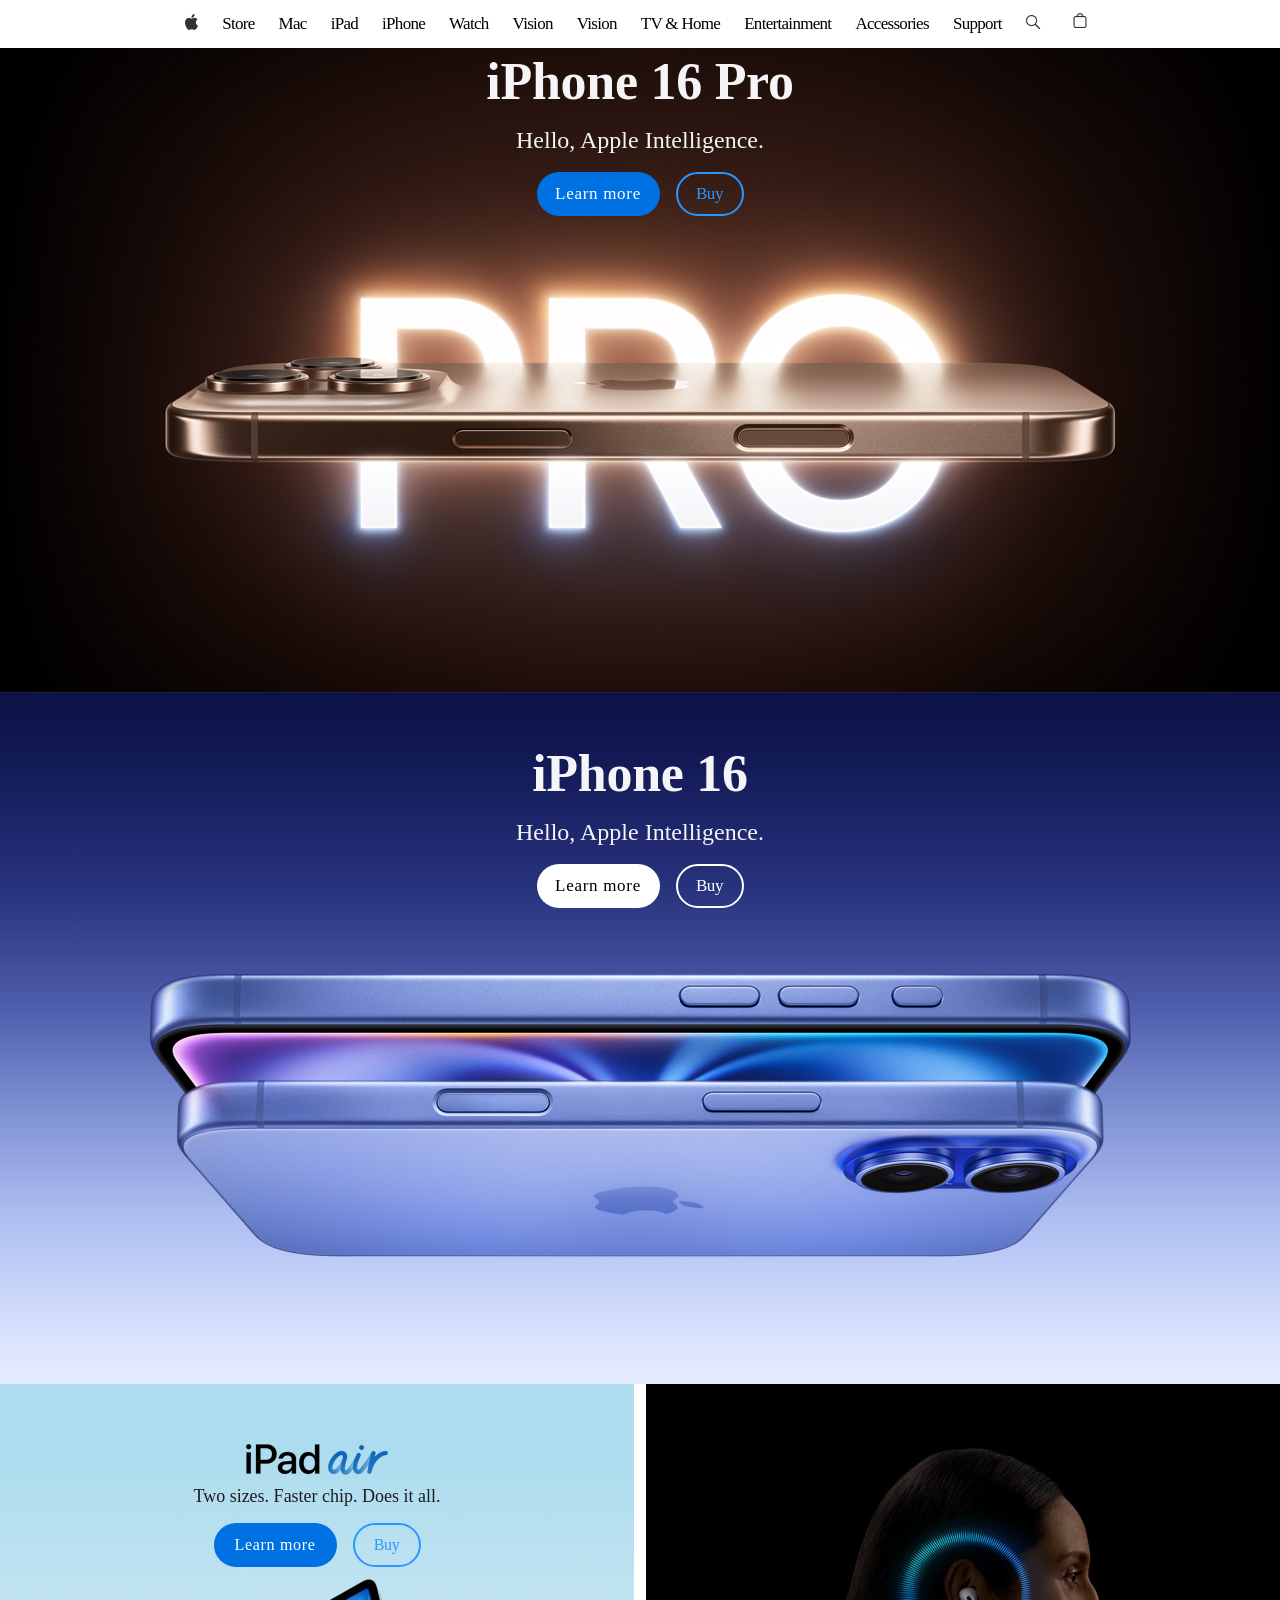
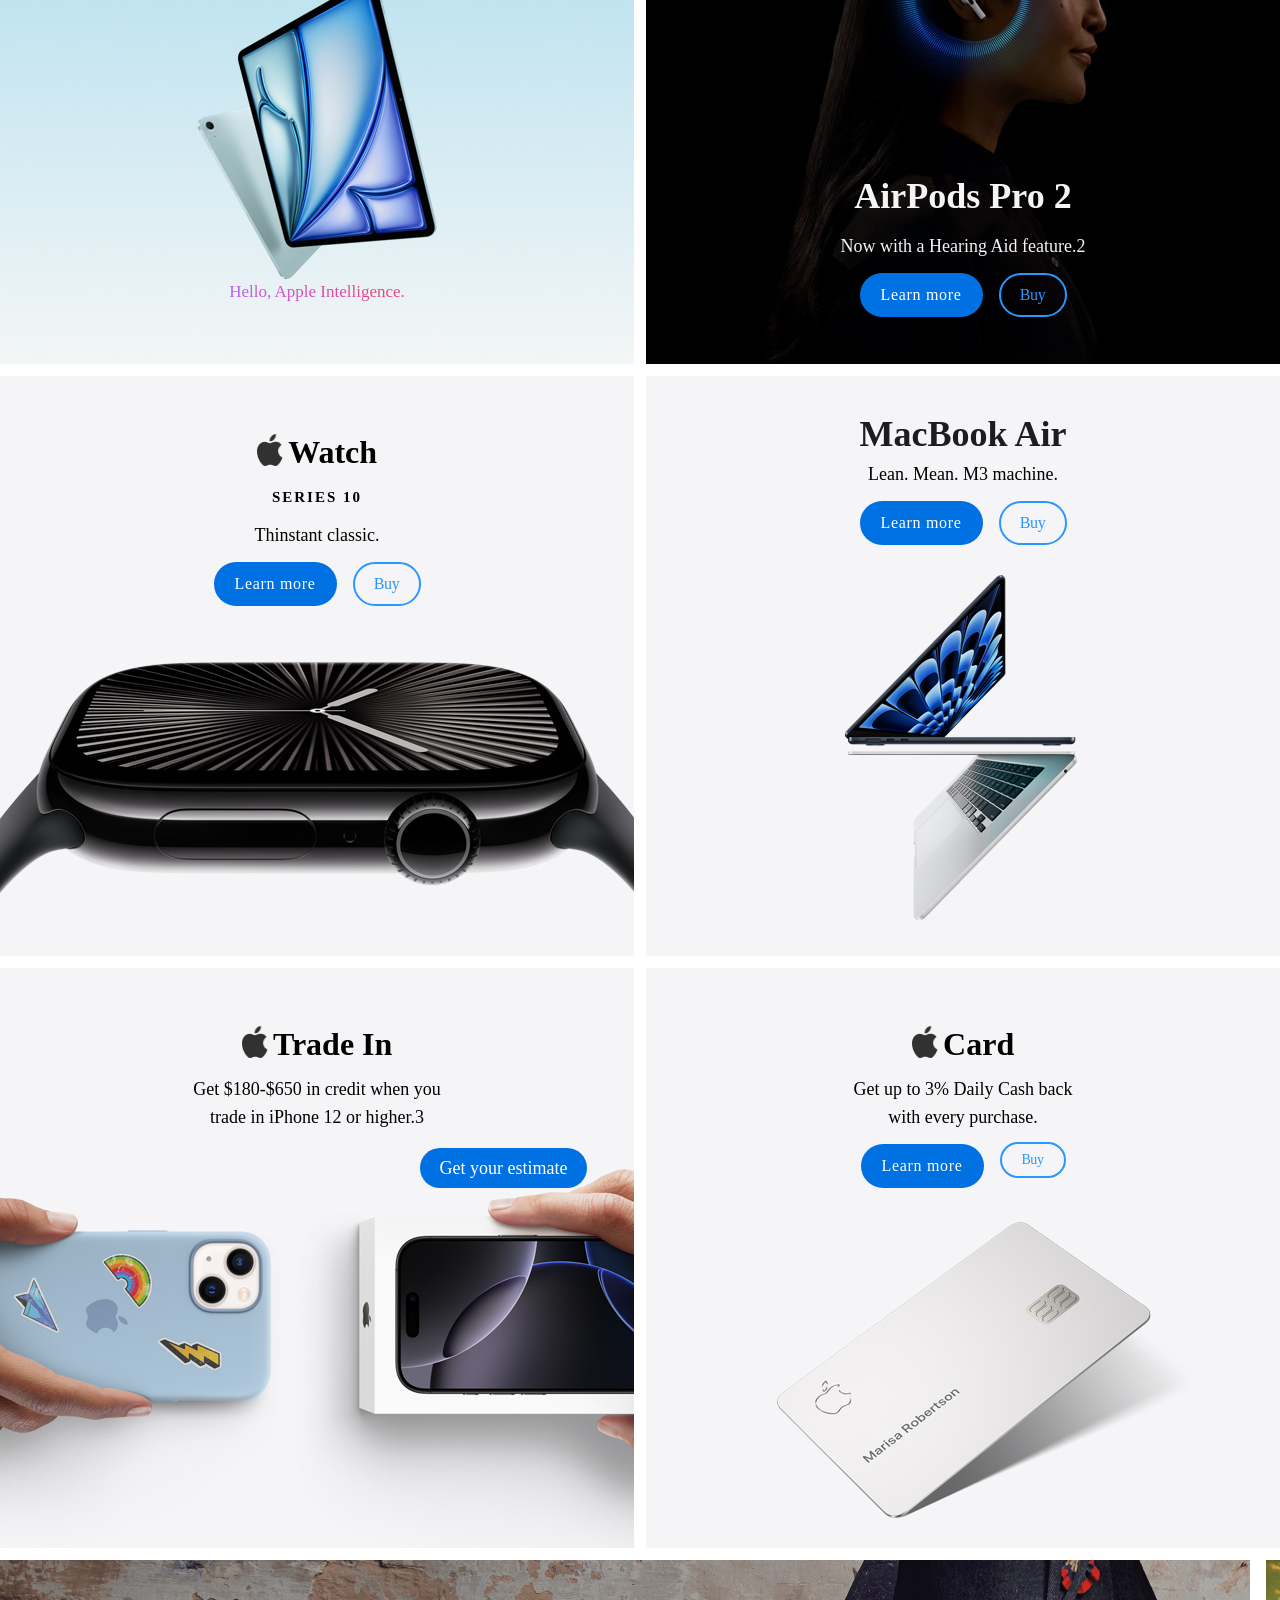
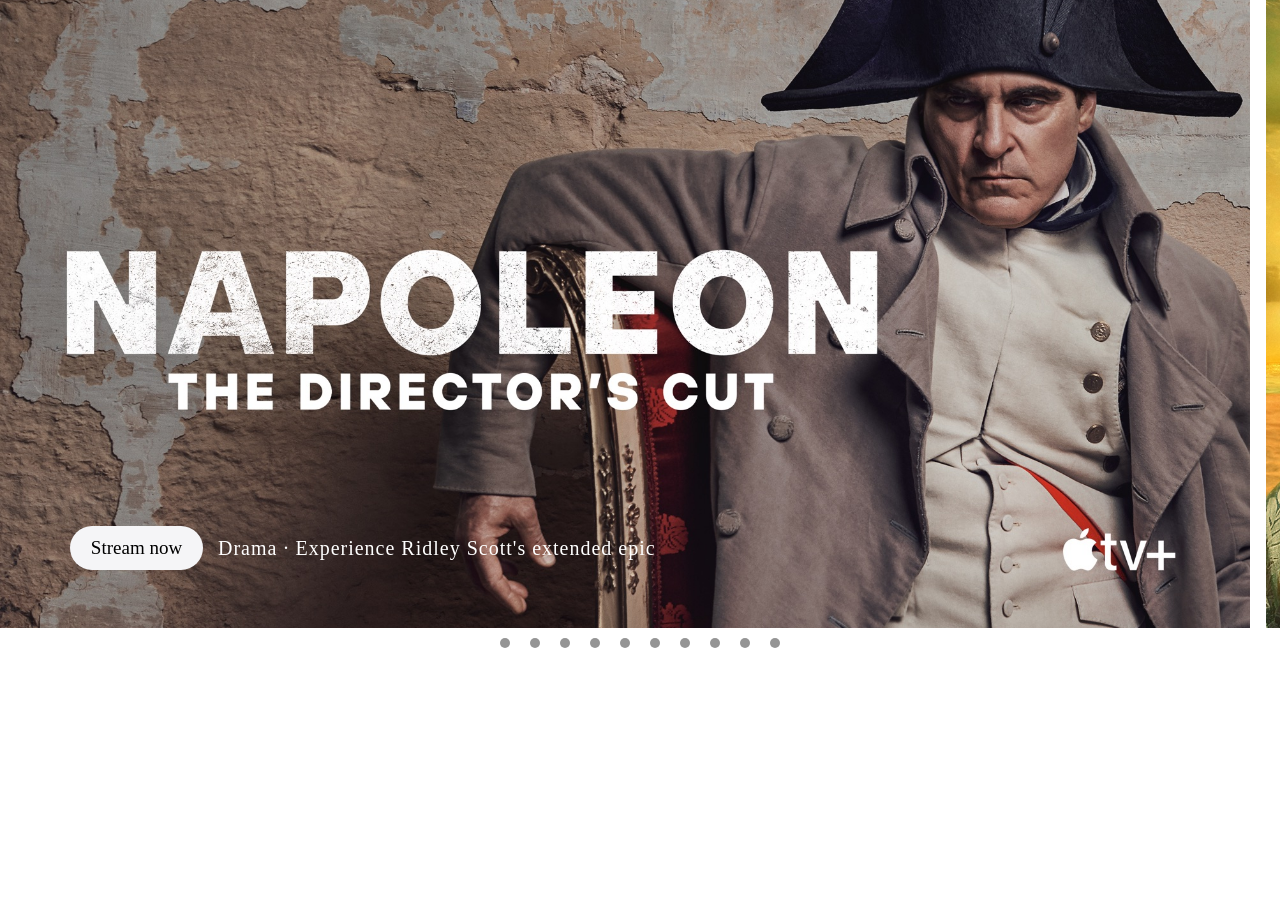
<file: index.html>
<!doctype html>
<html lang="en">
  <head>
    <meta charset="UTF-8" />
    <meta name="viewport" content="width=device-width, initial-scale=1.0" />
    <title>Apple</title>
    <link rel="stylesheet" href="style5.css" />
  </head>
  <body class="body">
    <div class="container">
      <header class="header-1">
        <div>
          <img src="./project-2/Vector.png" alt="image-1" class="img-1" />
        </div>
        <p class="head-1">Store</p>
        <p class="head-1">Mac</p>
        <p class="head-1">iPad</p>
        <p class="head-1">iPhone</p>
        <p class="head-1">Watch</p>
        <p class="head-1">Vision</p>
        <p class="head-1">Vision</p>
        <p class="head-1">TV & Home</p>
        <p class="head-1">Entertainment</p>
        <p class="head-1">Accessories</p>
        <p class="head-1">Support</p>
        <div>
          <img src="./project-2/Vector (4).png" alt="image-2" class="img-2" />
        </div>
        <div><img src="./project-2/Item.png" alt="img-3" class="img-3" /></div>
      </header>
      <header class="header-2">
        <div class="apple-02">
          <img src="./project-2/Vector.png" alt="image-1" class="img-1" />
          <div class="apple-03">
            <img src="./project-2/Vector (4).png" alt="image-2" class="img-2" />
            <img src="./project-2/Item.png" alt="img-3" class="img-3" />
          </div>
          <div class="burger-1">
            <div class="burger"></div>
          <div class="burger"></div>
          </div>
        </div>
      </header>
      <header class="header-3">
        <div class="apple-0002">
          <img src="./project-2/Vector.png" alt="image-1" class="img-1" />
          <div class="apple-0003">
            <img src="./project-2/Vector (4).png" alt="image-2" class="img-2" />
            <img src="./project-2/Item.png" alt="img-3" class="img-3" />
          </div>
          <div class="burger-1">
            <div class="burger"></div>
          <div class="burger"></div>
          </div>
        </div>
      </header>
      <div class="page-1">
        <p class="main-1">iPhone 16 Pro</p>
        <p class="main-2">Hello, Apple Intelligence.</p>
        <div class="main-3">
          <p class="main-33">Learn more</p>
          <p class="main-333">Buy</p>
        </div>
      </div>
      <div class="tablet-page-1">
        <p class="main-01">iPhone 16 Pro</p>
        <p class="main-2">Hello, Apple Intelligence.</p>
        <div class="main-3">
          <p class="main-33">Learn more</p>
          <p class="main-333">Buy</p>
        </div>
      </div>
      <div class="iphone-page-1">
        <p>s</p>
        <p class="main-091">iPhone 16 Pro</p>
        <p class="main-092">Hello, Apple Intelligence.</p>
        <div class="main-3">
          <p class="main-0933">Learn more</p>
          <p class="main-09333">Buy</p>
        </div>
      </div>
      <div class="page-2">
        <p class="main-01">iPhone 16</p>
        <p class="main-2">Hello, Apple Intelligence.</p>
        <div class="main-4">
          <p class="main-44">Learn more</p>
          <p class="main-444">Buy</p>
        </div>
      </div>
      <div class="tablet-page-2">
        <p class="main-01">iPhone 16</p>
        <p class="main-2">Hello, Apple Intelligence.</p>
        <div class="main-4">
          <p class="main-44">Learn more</p>
          <p class="main-444">Buy</p>
        </div>
      </div>
      <div class="iphone-page-2">
        <p class="main-091">iPhone 16</p>
        <p class="main-092">Hello, Apple Intelligence.</p>
        <div class="main-4">
          <p class="main-0044">Learn more</p>
          <p class="main-00444">Buy</p>
        </div>
      </div>
      <div class="page-3">
        <div class="table-1">
          <div class="img-4">
            <img src="./project-2/Heading 3.png" alt="" />
          </div>
          <p class="head-2">Two sizes. Faster chip. Does it all.</p>
          <div class="main-5">
            <p class="main-55">Learn more</p>
            <p class="main-555">Buy</p>
          </div>
          <p class="main-05">Hello, Apple Intelligence.</p>
        </div>
        <div class="table-2">
          <p class="pepsi-1">AirPods Pro 2</p>
          <p class="pepsi-2">Now with a Hearing Aid feature.2</p>
          <div class="main-5">
            <p class="main-55">Learn more</p>
            <p class="main-555">Buy</p>
          </div>
          <p class="main-05">Hello, Apple Intelligence.</p>
        </div>
        <div class="table-3">
          <div class="hamt-1">
            <img src="./project-2/Vector (5).png" alt="img-5" class="img-5" />
            <p class="pepsi-22">Watch</p>
          </div>
          <p class="pepsi-23">SERIES 10</p>
          <p class="pepsi-24">Thinstant classic.</p>
          <div class="main-5">
            <p class="main-55">Learn more</p>
            <p class="main-555">Buy</p>
          </div>
        </div>
        <div class="table-4">
          <p class="pepsi-25">MacBook Air</p>
          <p class="pepsi-26">Lean. Mean. M3 machine.</p>
          <div class="main-5">
            <p class="main-55">Learn more</p>
            <p class="main-555">Buy</p>
          </div>
        </div>
        <div class="table-5">
          <div class="hamt-1">
            <img src="./project-2/Vector (5).png" alt="img-5" class="img-5" />
            <p class="pepsi-22">Trade In</p>
          </div>
          <p class="main-6">Get $180-$650 in credit when you</p>
          <p class="main-6">trade in iPhone 12 or higher.3</p>
          <div class="main-666">Get your estimate</div>
        </div>
        <div class="table-6">
          <div class="hamt-1">
            <img src="./project-2/Vector (5).png" alt="img-5" class="img-5" />
            <p class="pepsi-22">Card</p>
          </div>
          <p class="main-7">Get up to 3% Daily Cash back</p>
          <p class="main-7">with every purchase.</p>
          <div class="main-5">
            <p class="main-55">Learn more</p>
            <p class="main-0555">Buy</p>
          </div>
        </div>
        <div class="table-7">
          <p class="main-09">AirPods 4</p>
          <p class="main-07">Iconic. Now supersonic.</p>
          <p class="main-08">Available with Active Noise</p>
          <p class="main-08">Cancellation.2</p>
          <div class="main-5">
            <p class="main-055">Learn more</p>
            <p class="main-0555">Buy</p>
          </div>
        </div>
        <div class="table-8">
          <div class="hamt-01">
            <img src="./project-2/Vector (5).png" alt="img-5" class="img-5" />
            <p class="pepsi-22">WATCH</p>
          </div>
          <p class="main-007">SERIES 10</p>
          <p class="main-7">Thinstant classic.</p>
          <div class="main-5">
            <p class="main-055">Learn more</p>
            <p class="main-0555">Buy</p>
          </div>
        </div>
        <div class="table-9">
          <p class="pepsi-25">MacBook Air</p>
          <p class="pepsi-26">Lean. Mean. M3 machine.</p>
          <div class="main-5">
            <p class="main-055">Learn more</p>
            <p class="main-0555">Buy</p>
          </div>
        </div>
        <div class="table-10">
          <p class="pepsi-25">Apple for</p>
          <p class="pepsi-025">Small Business</p>
          <p class="pepsi-026">Hardware, software, and</p>
          <p class="pepsi-026">expert help - all in one place.</p>
          <div class="main-5">
            <p class="main-055">Learn more</p>
          </div>
        </div>
        <div class="table-11">
          <p class="pepsi-0025">Carrier deals at Apple</p>
          <p class="pepsi-026">Get up to $1000 in credit on</p>
          <p class="pepsi-026">a new iPhone. Trade-in may</p>
          <p class="pepsi-026">be required.</p>
          <div class="main-5">
            <p class="main-0055">Find your deal</p>
          </div>
        </div>
        <div class="table-12">
          <div class="hamt-1">
            <img src="./project-2/Vector (5).png" alt="img-5" class="img-5" />
            <p class="pepsi-22">Trade In</p>
          </div>
          <p class="main-7">Get $180–$650 in credit when</p>
          <p class="main-0007">you trade in iPhone 12 or higher.4</p>
          <div class="main-5">
            <p class="main-00055">Get your estimate</p>
          </div>
        </div>
        <div class="table-13">
          <p class="main-09">AirPods 4</p>
          <p class="main-07">Iconic. Now supersonic.</p>
          <p class="main-08">Available with Active Noise</p>
          <p class="main-08">Cancellation.2</p>
          <div class="main-5">
            <p class="main-055">Learn more</p>
            <p class="main-0555">Buy</p>
          </div>
        </div>
        <div class="table-14">
          <div class="hamt-01">
            <img src="./project-2/Vector (5).png" alt="img-5" class="img-5" />
            <p class="pepsi-22">WATCH</p>
          </div>
          <p class="main-007">SERIES 10</p>
          <p class="main-7">Thinstant classic.</p>
          <div class="main-5">
            <p class="main-055">Learn more</p>
            <p class="main-0555">Buy</p>
          </div>
        </div>
        <div class="table-15">
          <p class="pepsi-25">MacBook Air</p>
          <p class="pepsi-26">Lean. Mean. M3 machine.</p>
          <div class="main-5">
            <p class="main-055">Learn more</p>
            <p class="main-0555">Buy</p>
          </div>
        </div>
        <div class="table-16">
          <p class="pepsi-25">Apple for</p>
          <p class="pepsi-025">Small Business</p>
          <p class="pepsi-026">Hardware, software, and</p>
          <p class="pepsi-026">expert help - all in one place.</p>
          <div class="main-5">
            <p class="main-055">Learn more</p>
          </div>
        </div>
        <div class="table-17">
          <p class="pepsi-0025">Carrier deals at Apple</p>
          <p class="pepsi-026">Get up to $1000 in credit on</p>
          <p class="pepsi-026">a new iPhone. Trade-in may</p>
          <p class="pepsi-026">be required.</p>
          <div class="main-5">
            <p class="main-0055">Find your deal</p>
          </div>
        </div>
        <div class="table-18">
          <div class="hamt-1">
            <img src="./project-2/Vector (5).png" alt="img-5" class="img-5" />
            <p class="pepsi-22">Trade In</p>
          </div>
          <p class="main-7">Get $180–$650 in credit when</p>
          <p class="main-0007">you trade in iPhone 12 or higher.4</p>
          <div class="main-5">
            <p class="main-00055">Get your estimate</p>
          </div>
        </div>
      </div>
      <div class="page-4">
        <div id="item-1" class="photo-1">
          <div class="text-1">
            <div class="text-11">Stream now</div>
            <div class="text-12">
              Drama · Experience Ridley Scott's extended epic
            </div>
          </div>
        </div>
        <div id="item-2" class="photo-2">
          <div class="text-1">
            <div class="text-11">Stream now</div>
            <div class="text-12">Comedy · The shady side of paradise.</div>
          </div>
        </div>
        <div id="item-3" class="photo-3">
          <div class="text-1">
            <div class="text-11">Stream now</div>
            <div class="text-12">Action · Worst. Heist. Ever.</div>
          </div>
        </div>
        <div id="item-4" class="photo-4">
          <div class="text-1">
            <div class="text-11">Stream now</div>
            <div class="text-12">
              Documentary · All that glitters isn't gold.
            </div>
          </div>
        </div>
        <div id="item-5" class="photo-5">
          <div class="text-1">
            <div class="text-11">Stream now</div>
            <div class="text-12">
              Watch Messi, every club, and every match--live.
            </div>
          </div>
        </div>
        <div id="item-6" class="photo-6">
          <div class="text-1">
            <div class="text-11">Stream now</div>
            <div class="text-12">Crime · Presume nothing.</div>
          </div>
        </div>
        <div id="item-7" class="photo-7">
          <div class="text-1">
            <div class="text-11">Stream now</div>
            <div class="text-12">Drama · New season</div>
          </div>
        </div>
        <div id="item-8" class="photo-8">
          <div class="text-1">
            <div class="text-11">Stream now</div>
            <div class="text-12">Live MLB games, every Friday.</div>
          </div>
        </div>
        <div id="item-9" class="photo-9">
          <div class="text-1">
            <div class="text-11">Stream now</div>
            <div class="text-12">
              Thriller · Natalie Portman and Moses Ingram star in a visionary
              noir thriller.
            </div>
          </div>
        </div>
        <div id="item-10" class="photo-10">
          <div class="text-1">
            <div class="text-11">Stream now</div>
            <div class="text-12">
              Drama · 16 Emmy Nominations Including Best Drama
            </div>
          </div>
        </div>
      </div>
      <div class="page-04">
        <div id="item-11" class="photo-11">
          <div class="text-01">
            <div class="text-011">Stream now</div>
            <div class="text-012">
              Drama · Experience Ridley Scott's extended epic
            </div>
          </div>
        </div>
        <div id="item-12" class="photo-12">
          <div class="text-01">
            <div class="text-011">Stream now</div>
            <div class="text-012">Comedy · The shady side of paradise.</div>
          </div>
        </div>
        <div id="item-13" class="photo-13">
          <div class="text-01">
            <div class="text-011">Stream now</div>
            <div class="text-012">Action · Worst. Heist. Ever.</div>
          </div>
        </div>
        <div id="item-14" class="photo-14">
          <div class="text-01">
            <div class="text-011">Stream now</div>
            <div class="text-012">
              Documentary · All that glitters isn't gold.
            </div>
          </div>
        </div>
        <div id="item-15" class="photo-15">
          <div class="text-01">
            <div class="text-011">Stream now</div>
            <div class="text-012">
              Watch Messi, every club, and every match--live.
            </div>
          </div>
        </div>
        <div id="item-16" class="photo-16">
          <div class="text-01">
            <div class="text-011">Stream now</div>
            <div class="text-012">Crime · Presume nothing.</div>
          </div>
        </div>
        <div id="item-17" class="photo-17">
          <div class="text-01">
            <div class="text-011">Stream now</div>
            <div class="text-012">Drama · New season</div>
          </div>
        </div>
        <div id="item-18" class="photo-18">
          <div class="text-01">
            <div class="text-011">Stream now</div>
            <div class="text-012">Live MLB games, every Friday.</div>
          </div>
        </div>
        <div id="item-19" class="photo-19">
          <div class="text-01">
            <div class="text-011">Stream now</div>
            <div class="text-012">
              Thriller · Natalie Portman and Moses Ingram star in a visionary
              noir thriller.
            </div>
          </div>
        </div>
        <div id="item-20" class="photo-20">
          <div class="text-01">
            <div class="text-011">Stream now</div>
            <div class="text-012">
              Drama · 16 Emmy Nominations Including Best Drama
            </div>
          </div>
        </div>
      </div>
      <div class="page-004">
        <div id="item-21" class="photo-21">
          <div class="text-001">
            <div class="text-011">Stream now</div>
            <div class="text-012">
              Drama · Experience Ridley Scott's extended epic
            </div>
          </div>
        </div>
        <div id="item-22" class="photo-22">
          <div class="text-001">
            <div class="text-011">Stream now</div>
            <div class="text-012">Comedy · The shady side of paradise.</div>
          </div>
        </div>
        <div id="item-23" class="photo-23">
          <div class="text-001">
            <div class="text-011">Stream now</div>
            <div class="text-012">Action · Worst. Heist. Ever.</div>
          </div>
        </div>
        <div id="item-24" class="photo-24">
          <div class="text-001">
            <div class="text-011">Stream now</div>
            <div class="text-012">
              Documentary · All that glitters isn't gold.
            </div>
          </div>
        </div>
        <div id="item-25" class="photo-25">
          <div class="text-001">
            <div class="text-011">Stream now</div>
            <div class="text-012">
              Watch Messi, every club, and every match--live.
            </div>
          </div>
        </div>
        <div id="item-26" class="photo-26">
          <div class="text-001">
            <div class="text-011">Stream now</div>
            <div class="text-012">Crime · Presume nothing.</div>
          </div>
        </div>
        <div id="item-27" class="photo-27">
          <div class="text-001">
            <div class="text-011">Stream now</div>
            <div class="text-012">Drama · New season</div>
          </div>
        </div>
        <div id="item-28" class="photo-28">
          <div class="text-001">
            <div class="text-011">Stream now</div>
            <div class="text-012">Live MLB games, every Friday.</div>
          </div>
        </div>
        <div id="item-29" class="photo-29">
          <div class="text-001">
            <div class="text-011">Stream now</div>
            <div class="text-012">
              Thriller · Natalie Portman and Moses Ingram star in a visionary
              noir thriller.
            </div>
          </div>
        </div>
        <div id="item-30" class="photo-30">
          <div class="text-001">
            <div class="text-011">Stream now</div>
            <div class="text-012">
              Drama · 16 Emmy Nominations Including Best Drama
            </div>
          </div>
        </div>
      </div>
      <div class="anchors">
        <a class="anchor" href="#item-1"></a>
        <a class="anchor" href="#item-2"></a>
        <a class="anchor" href="#item-3"></a>
        <a class="anchor" href="#item-4"></a>
        <a class="anchor" href="#item-5"></a>
        <a class="anchor" href="#item-6"></a>
        <a class="anchor" href="#item-7"></a>
        <a class="anchor" href="#item-8"></a>
        <a class="anchor" href="#item-9"></a>
        <a class="anchor" href="#item-10"></a>
      </div>
       <div class="anchors-1">
        <a class="anchor" href="#item-11"></a>
        <a class="anchor" href="#item-12"></a>
        <a class="anchor" href="#item-13"></a>
        <a class="anchor" href="#item-14"></a>
        <a class="anchor" href="#item-15"></a>
        <a class="anchor" href="#item-16"></a>
        <a class="anchor" href="#item-17"></a>
        <a class="anchor" href="#item-18"></a>
        <a class="anchor" href="#item-19"></a>
        <a class="anchor" href="#item-20"></a>
      </div>
       <div class="anchors-2">
        <a class="anchor" href="#item-21"></a>
        <a class="anchor" href="#item-22"></a>
        <a class="anchor" href="#item-23"></a>
        <a class="anchor" href="#item-24"></a>
        <a class="anchor" href="#item-25"></a>
        <a class="anchor" href="#item-26"></a>
        <a class="anchor" href="#item-27"></a>
        <a class="anchor" href="#item-28"></a>
        <a class="anchor" href="#item-29"></a>
        <a class="anchor" href="#item-30"></a>
      </div>
      <div class="aav99">
        <div class="bottom-end">
          <div style="--item: 1" class="mini-photo-1">
            <div class="mini-photo-11"></div>
            <div class="mini-photo-12">R&B Now</div>
            <button>lisen now</button>
          </div>
          <div style="--item: 2" class="mini-photo-2">
            <div class="mini-photo-21"></div>
            <div class="mini-photo-22">Today's Country</div>
            <button>lisen now</button>
          </div>
          <div style="--item: 3" class="mini-photo-3">
            <p class="text01">Football Manager 2024 Touch</p>
            <button>lisen now</button>
          </div>
          <div style="--item: 4" class="mini-photo-4">
            <p class="text01">6 Weeks to Restart Your Fitness</p>
            <button>lisen now</button>
          </div>
          <div style="--item: 5" class="mini-photo-5">
            <p class="text01">NBA 2k25 Arcade Edition</p>
            <button>lisen now</button>
          </div>
          <div style="--item: 6" class="mini-photo-6">
            <p class="text01">Strength with Kyle</p>
            <button>lisen now</button>
          </div>
          <div style="--item: 7" class="mini-photo-7">
            <p class="text01">Run your first 5k</p>
            <button>lisen now</button>
          </div>
          <div style="--item: 8" class="mini-photo-8">
            <div class="mini-photo-81"></div>
            <div class="mini-photo-82">Today's indie Rock</div>
            <button>lisen now</button>
          </div>
          <div style="--item: 9" class="mini-photo-9">
            <p class="text01">Hello Kitty Island Adventure</p>
            <button>lisen now</button>
          </div>
          <div style="--item: 10" class="mini-photo-10">
            <div class="mini-photo-101"></div>
            <div class="mini-photo-102">Strenght with Kyle</div>
            <button>lisen now</button>
          </div>
        </div>
      </div>
    </div>
  </body>
</html>
</file>
<file: style5.css>
* {
  box-sizing: border-box;
}
.body {
  margin: 0;
  overflow-x: hidden;
}
.container {
  width: 100vw;
  max-width: 100%;
  margin: 0 auto;
}
.header-1 {
  width: 100vw;
  height: 48px;
  display: flex;
  align-items: center;
  gap: 24px;
  margin: auto;
  position: fixed;
  z-index: 10000;
  background-color: white;
  justify-content: center;;
}
.header-2 {
  width: 100vw;
  height: 48px;
  display: flex;
  align-items: center;
  position: fixed;
  z-index: 10000;
  background-color: white;
  justify-content: center;
  display: none;
  margin-top: -55px;
}
.header-3 {
  width: 100vw;
  height: 48px;
  display: flex;
  align-items: center;
  position: fixed;
  z-index: 10000;
  background-color: white;
  justify-content: center;
  display: none;
  margin-top: -55px;
}
.apple-2 {
    display: flex;
    align-items: center;
    justify-content: center;
    margin-left: 30px;
}
.apple-02 {
    display: flex;
    align-items: center;
    justify-content: center;
    margin-left: 20px;
    margin-top: 7px;
}
.apple-0002 {
    display: flex;
    align-items: center;
    justify-content: center;
    margin-left: 20px;
    margin-top: 7px;
}
.apple-3 {
    width: 700px;
    display: flex;
    align-items: center;
    justify-content: center;
    margin-left: 550px;
}
.apple-03 { 
    display: flex;
    align-items: center;
    justify-content: center;
    margin-left: 600px;
}
.apple-0003 { 
    display: flex;
    align-items: center;
    justify-content: center;
    margin-left: 270px;
    margin-top: 14px;
}
.burger {
    width: 20px;
    height: 3px;
    background-color: #000000;
    gap: 10px;
    margin-top: 5px;
}
.burger-1 {
  display: flex;
  flex-direction: column;
}
.head-1 {
  font-family: Inter;
  font-weight: 400;
  font-style: Regular;
  font-size: 17px;
  line-height: 60px;
  letter-spacing: -0.70px;
  text-align: center;
  vertical-align: middle;
}
.page-1 {
  width: 100vw;
  height: 692px;
  background: url("./project-2/ec3175b4a85620366114b7dc1d62789aa36c0536.jpg")
  center/cover no-repeat;
  display: flex;
  flex-direction: column;
}
.tablet-page-1 {
  width: 100vw;
  height: 650px;
  background: url("./page-1.jpg")
  center/cover no-repeat;
  display: flex;
  flex-direction: column;
  display: none;
}
.iphone-page-1 {
  width: 100vw;
  height: 500px;
  background: url("./iphone-1.jpg")
  center/cover no-repeat;
  display: flex;
  flex-direction: column;
  display: none;
  margin-top: 30px;
}
.iphone-page-2 {
  width: 100vw;
  height: 500px;
  background: url("./iphone-2.jpg")
  center/cover no-repeat;
  display: flex;
  flex-direction: column;
  display: none;
  margin-top: -310px;
}
.main-01 {
    font-family: Inter;
  font-weight: 600;
  font-style: Semi Bold;
  font-size: 52px;
  line-height: 60px;
  letter-spacing: -0.28px;
  text-align: center;
  color: #f5f5f7;
}
.main-1 {
  font-family: Inter;
  font-weight: 600;
  font-style: Semi Bold;
  font-size: 52px;
  line-height: 60px;
  letter-spacing: -0.28px;
  text-align: center;
  vertical-align: middle;
  color: #f5f5f7;
}
.main-2 {
  font-family: Inter;
  font-weight: 400;
  font-style: Regular;
  font-size: 24px;
  line-height: 32px;
  letter-spacing: 0px;
  text-align: center;
  vertical-align: middle;
  color: #f5f5f7;
  margin-top: -40px;
}
.main-3 {
  display: flex;
  gap: 16px;
  margin-top: -25px;
  justify-content: center;
}
.main-33 {
  width: 123px;
  height: 44px;
  border-radius: 9999px;
  display: flex;
  align-items: center;
  justify-content: center;
  background-color: #0071e3;
  color: #ffffff;

  font-family: Inter;
  font-weight: 400;
  font-style: Regular;
  font-size: 17px;
  line-height: 20px;
  letter-spacing: 0.7px;
  text-align: center;
  vertical-align: middle;
}
.main-333 {
  width: 68px;
  height: 44px;
  border-radius: 9999px;
  display: flex;
  justify-content: center;
  align-items: center;
  color: #2997ff;
  border: #2997ff solid 2px;

  font-family: Inter;
  font-weight: 400;
  font-style: Regular;
  font-size: 17px;
  line-height: 20px;
  letter-spacing: -0.37px;
  text-align: center;
  vertical-align: middle;
}
.page-2 {
  width: 100vw;
  height: 692px;
  background: url("./project-2/6e2272f55593e27e01766f0a588a5585328895e1.jpg")
  center/cover no-repeat;
  display: flex;
  flex-direction: column;
}
.tablet-page-2 {
  width: 100vw;
  height: 650px;
  background: url("./page-2.jpg")
  center/cover no-repeat;
  display: flex;
  flex-direction: column;
  display: none;
  margin-top: -55px;
}
.main-4 {
  display: flex;
  gap: 16px;
  margin-top: -25px;
  display: flex;
  justify-content: center;
}
.main-44 {
  width: 123px;
  height: 44px;
  border-radius: 9999px;
  display: flex;
  align-items: center;
  justify-content: center;
  background-color: #ffffff;
  color: #000000;

  font-family: Inter;
  font-weight: 400;
  font-style: Regular;
  font-size: 17px;
  line-height: 20px;
  letter-spacing: 0.7px;
  text-align: center;
  vertical-align: middle;
}
.main-444 {
  width: 68px;
  height: 44px;
  border-radius: 9999px;
  display: flex;
  justify-content: center;
  align-items: center;
  color: #ffffff;
  border: #ffffff solid 2px;

  font-family: inter;
  font-weight: 400;
  font-style: Regular;
  font-size: 17px;
  line-height: 20px;
  letter-spacing: -0.37px;
  text-align: center;
  vertical-align: middle;
}
.page-3 {
  width: 100vw;
  gap: 12px;
  display: flex;
  flex-wrap: wrap;
}
.table-1 {
  width: calc(50vw - 6px);
  height: 580px;
  background: url("./project-2/f34a75b3ce6969be90a261c4e631ecdfff8d60c9.jpg")
    center/cover no-repeat;
}
.img-4 {
  display: flex;
  justify-content: center;
  margin-top: 58px;
}
.head-2 {
  display: flex;
  justify-content: center;
  margin-top: 9px;
  color: #1d1d1f;
  font-family: Inter;
  font-weight: 400;
  font-style: inter;
  font-size: 18px;
  line-height: 25px;
  letter-spacing: 0px;
  text-align: center;
  vertical-align: middle;
}
.table-2 {
  width: calc(50vw - 6px);
  height: 580px;
  background: url("./project-2/ff948cacd279c7a6da7b42f7259842d3eef7e869.jpg")
    center/cover no-repeat;
}
.table-3 {
  width: calc(50vw - 6px);
  height: 580px;
  background: url("./project-2/d6e544be6057fe0fa0741e7386c61a4fb5ddb17f.jpg")
    center/cover no-repeat;
}
.table-4 {
  width: calc(50vw - 6px);
  height: 580px;
  background: url("./project-2/289563ba49fcacc7cacfaa9dee97b7af3642bb76.jpg")
    center/cover no-repeat;
}
.table-5 {
  width: calc(50vw - 6px);
  height: 580px;
  background: url("./project-2/b7726e787e585f3bcc4709d1a042f4f9f7c80c66.jpg")
    center/cover no-repeat;
}
.table-6 {
  width: calc(50vw - 6px);
  height: 580px;
  background: url("./project-2/47cc645e82102fb94058ac8b07709b8b6d85fef7.jpg")
    center/cover no-repeat;
}
.table-7 {
  display: none;
  width: calc(50vw - 6px);
  height: 490px;
  background: url("./project-2/table7.jpg") center/cover no-repeat;
}
.main-07 {
    font-family: Inter;
    font-weight: 400;
    font-style: Regular;
    font-size: 18px;
    line-height: 20px;
    letter-spacing: 0px;
    text-align: center;
    vertical-align: middle;
    color: white;
    margin-top: -1.4rem;
}
.main-08 {
    font-family: Inter;
    font-weight: 400;
    font-style: Regular;
    font-size: 18px;
    line-height: 20px;
    letter-spacing: 0px;
    text-align: center;
    vertical-align: middle;
    color: white;
    margin-top: -10px;
}
.main-09 {
    font-family: Inter;
    font-weight: 700;
    font-style: Bold;
    font-size: 30px;
    line-height: 36px;
    letter-spacing: 0px;
    text-align: center;
    vertical-align: middle;
    color: white;
    margin-top: 18rem;
}
.table-8 {
  display: none;
  width: calc(50vw - 6px);
  height: 490px;
  background: url("./table-8.jpg") center/cover no-repeat;
}
.main-007 {
    font-family: Inter;
    font-weight: 700;
    font-style: Bold;
    font-size: 13px;
    line-height: 100%;
    letter-spacing: 2px;
    text-align: center;
    vertical-align: middle;
    margin-top: -1.4rem;
}
.table-9 {
  display: none;
  width: calc(50vw - 6px);
  height: 490px;
  background: url("./table-9.jpg") center/cover no-repeat;
}
.table-10 {
  display: none;
  width: calc(50vw - 6px);
  height: 490px;
  background: url("./table-10.png") center/cover no-repeat;
}
.table-13 {
  display: none;
  width: calc(100vw);
  height: 490px;
  background: url("./project-2/table7.jpg") center/cover no-repeat;
}
.table-14 {
  display: none;
  width: calc(100vw);
  height: 490px;
  background: url("./table-8.jpg") center/cover no-repeat;
}
.table-15 {
  display: none;
  width: calc(100vw);
  height: 490px;
  background: url("./table-9.jpg") center/cover no-repeat;
}
.table-16 {
  display: none;
  width: calc(100vw);
  height: 490px;
  background: url("table-10.png") center/cover no-repeat;
}
.table-17 {
  display: none;
  width: calc(100vw);
  height: 490px;
  background: url("./table-11.jpg") center/cover no-repeat;
}
.table-18 {
  display: none;
  width: calc(100vw);
  height: 490px;
  background: url("./table-12.jpg") center/cover no-repeat;
}
.pepsi-025 {
  font-family: Inter;
  font-weight: 700;
  font-style: Bold;
  font-size: 30px;
  line-height: 36px;
  letter-spacing: 0px;
  text-align: center;
  vertical-align: middle;
  margin-top: -2rem;
}
.pepsi-026 {
  font-family: Inter;
  font-weight: 400;
  font-style: Regular;
  font-size: 18px;
  line-height: 20px;
  letter-spacing: 0px;
  text-align: center;
  vertical-align: middle;
  margin-top:-1.2rem;
}
.table-11 {
  display: none;
  width: calc(50vw - 6px);
  height: 490px;
  background: url("./table-11.jpg") center/cover no-repeat;
}
.pepsi-0025 {
  font-family: Helvetica Neue;
  font-weight: 700;
  font-style: Bold;
  font-size: 26px;
  line-height: 36px;
  letter-spacing: 0px;
  text-align: center;
  vertical-align: middle;
  margin-top: 17rem;
}
.main-0055{
  width: 127px;
  height: 36px;
  border-radius: 9999px;
  display: flex;
  align-items: center;
  justify-content: center;
  background-color: #0071e3;
  color: #ffffff;

  font-family: Inter;
  font-weight: 400;
  font-style: Regular;
  font-size: 14px;
  line-height: 20px;
  letter-spacing: 0.7px;
  text-align: center;
  vertical-align: middle;
}
.table-12 {
  display: none;
  width: calc(50vw - 6px);
  height: 490px;
  background: url("./table-12.jpg") center/cover no-repeat;
}
.main-00055 {
  width: 150px;
  height: 36px;
  border-radius: 9999px;
  display: flex;
  align-items: center;
  justify-content: center;
  background-color: #0071e3;
  color: #ffffff;

  font-family: Inter;
  font-weight: 400;
  font-style: Regular;
  font-size: 14px;
  line-height: 20px;
  letter-spacing: 0.7px;
  text-align: center;
  vertical-align: middle;
}
.main-0007 {
  font-family: Inter;
  font-weight: 400;
  font-style: Regular;
  font-size: 18px;
  line-height: 25px;
  letter-spacing: 0px;
  text-align: center;
  vertical-align: middle;
  color: #000000;
  margin-top: -1.5rem;
}
.main-5 {
  display: flex;
  justify-content: center;
  gap: 16px;
  margin-top: -20px;
}
.main-55 {
  width: 123px;
  height: 44px;
  border-radius: 9999px;
  display: flex;
  align-items: center;
  justify-content: center;
  background-color: #0071e3;
  color: #ffffff;

  font-family: Inter;
  font-weight: 400;
  font-style: Regular;
  font-size: 16px;
  line-height: 20px;
  letter-spacing: 0.7px;
  text-align: center;
  vertical-align: middle;
}
.main-055 {
  width: 107px;
  height: 36px;
  border-radius: 9999px;
  display: flex;
  align-items: center;
  justify-content: center;
  background-color: #0071e3;
  color: #ffffff;

  font-family: Inter;
  font-weight: 400;
  font-style: Regular;
  font-size: 14px;
  line-height: 20px;
  letter-spacing: 0.7px;
  text-align: center;
  vertical-align: middle;
}
.main-555 {
  width: 68px;
  height: 44px;
  border-radius: 9999px;
  display: flex;
  justify-content: center;
  align-items: center;
  color: #2997ff;
  border: #2997ff solid 2px;

  font-family: Inter;
  font-weight: 400;
  font-style: Regular;
  font-size: 16px;
  line-height: 20px;
  letter-spacing: -0.37px;
  text-align: center;
  vertical-align: middle;
}
.main-0555 {
  width: 66px;
  height: 36px;
  border-radius: 9999px;
  display: flex;
  justify-content: center;
  align-items: center;
  color: #2997ff;
  border: #2997ff solid 2px;

  font-family: Inter;
  font-weight: 400;
  font-style: Regular;
  font-size: 14px;
  line-height: 20px;
  letter-spacing: -0.37px;
  text-align: center;
  vertical-align: middle;

}
.main-05 {
  font-family: Inter;
  font-weight: 500;
  font-style: Medium;
  font-size: 17px;
  line-height: 18px;
  letter-spacing: 0%;
  text-align: center;
  vertical-align: middle;
  margin-top: 300px;
  background: linear-gradient(
    90.43deg,
    #0090f7 0%,
    #ba62fc 33.33%,
    #f2416b 66.67%,
    #f55600 100%
  );
  background-clip: text;
  color: transparent;
}
.pepsi-1 {
  font-family: Inter;
  font-weight: 600;
  font-style: Semi Bold;
  font-size: 36px;
  line-height: 44px;
  letter-spacing: 0%;
  text-align: center;
  vertical-align: middle;
  color: rgba(245, 245, 247, 1);
  margin-top: 390px;
}
.pepsi-2 {
  font-family: Inter;
  font-weight: 400;
  font-style: Regular;
  font-size: 18px;
  line-height: 25px;
  letter-spacing: 0px;
  text-align: center;
  vertical-align: middle;
  color: rgba(245, 245, 247, 1);
  margin-top: -20px;
}
.pepsi-22 {
  font-family: Inter;
  font-weight: 700;
  font-style: Bold;
  font-size: 32px;
  line-height: 100%;
  letter-spacing: 0px;
  text-align: center;
  vertical-align: middle;
  color: rgba(0, 0, 0, 1);
  margin-top: 60px;
}
.hamt-01 {
  display: flex;
  justify-content: center;
  gap: 5px;
  margin-top: -1.5rem;
}
.hamt-1 {
  display: flex;
  justify-content: center;
  gap: 5px;
}
.img-5 {
  width: 26.32px;
  height: 32px;
  margin-top: 58px;
  color: #000000;
}
.pepsi-23 {
  font-family: Inter;
  font-weight: 700;
  font-style: Bold;
  font-size: 15px;
  line-height: 100%;
  letter-spacing: 2px;
  text-align: center;
  vertical-align: middle;
  margin-top: -10px;
}
.pepsi-24 {
  font-family: Inter;
  font-weight: 400;
  font-style: Regular;
  font-size: 18px;
  line-height: 25px;
  letter-spacing: 0%;
  text-align: center;
  vertical-align: middle;
}
.pepsi-25 {
  font-family: Inter;
  font-weight: 600;
  font-style: Semi Bold;
  font-size: 36px;
  line-height: 44px;
  letter-spacing: 0%;
  text-align: center;
  vertical-align: middle;
  color: rgba(29, 29, 31, 1);
}
.pepsi-26 {
  font-family: Inter;
  font-weight: 400;
  font-style: Regular;
  font-size: 18px;
  line-height: 25px;
  letter-spacing: 0%;
  text-align: center;
  vertical-align: middle;
  margin-top: -30px;
}
.main-6 {
  font-family: Inter;
  font-weight: 400;
  font-style: Regular;
  font-size: 18px;
  line-height: 25px;
  letter-spacing: 0px;
  text-align: center;
  vertical-align: middle;
  margin-top: -15px;
}
.main-666 {
  width: 167px;
  height: 40px;
  border-radius: 9999px;
  background-color: rgba(0, 113, 227, 1);
  color: rgba(255, 255, 255, 1);
  font-family: Inter;
  font-weight: 400;
  font-style: Regular;
  font-size: 18px;
  line-height: 20px;
  letter-spacing: 0px;
  text-align: center;
  vertical-align: middle;
  display: flex;
  justify-content: center;
  align-items: center;
  margin-left: 420px;
}
.main-7 {
  font-family: Inter;
  font-weight: 400;
  font-style: Regular;
  font-size: 18px;
  line-height: 25px;
  letter-spacing: 0px;
  text-align: center;
  vertical-align: middle;
  margin-top: -15px;
  color: #000000;
}
.page-4 {
  margin-top: 12px;
  gap: 16px;
  display: flex;
  width: 100vw;
  height: 668px;
  overflow-x: auto;
  scrollbar-width: none;
  scroll-snap-type: x mandatory;
  scroll-behavior: smooth;
}
.page-04 {
  gap: 16px;
  display: flex;
  width: 100vw;
  height: 368px;
  overflow-x: auto;
  scrollbar-width: none;
  scroll-snap-type: x mandatory;
  scroll-behavior: smooth;
  display: none;
}
.page-004 {
  gap: 16px;
  display: flex;
  width: 100vw;
  height: 495px;
  overflow-x: auto;
  scrollbar-width: none;
  scroll-snap-type: x mandatory;
  scroll-behavior: smooth;
  display: none;
}
.photo-1 {
  width: 1250px;
  height: 668px;
  background: url("./project-2/napoleon.jpg") center/cover no-repeat;
  flex-shrink: 0;
  scroll-snap-align: center;
}
.photo-2 {
  width: 1250px;
  height: 668px;
  background: url("./project-2/bad-monkey.jpg") center/cover no-repeat;
  flex-shrink: 0;
  scroll-snap-align: center;
}
.photo-3 {
  width: 1250px;
  height: 668px;
  background: url("./project-2/instigators.jpg") center/cover no-repeat;
  flex-shrink: 0;
  scroll-snap-align: center;
}
.photo-4 {
  width: 1250px;
  height: 668px;
  background: url("./project-2/k-pop-idols.jpg") center/cover no-repeat;
  flex-shrink: 0;
  scroll-snap-align: center;
}
.photo-5 {
  width: 1250px;
  height: 668px;
  background: url("./project-2/season-pass.jpg") center/cover no-repeat;
  flex-shrink: 0;
  scroll-snap-align: center;
}
.photo-6 {
  width: 1250px;
  height: 668px;
  background: url("./project-2/pressumed-innocent.jpg") center/cover no-repeat;
  display: flex;
  flex-shrink: 0;
  scroll-snap-align: center;
}
.photo-7 {
  width: 1250px;
  height: 668px;
  background: url("./project-2/pachinko.jpg") center/cover no-repeat;
  flex-shrink: 0;
  scroll-snap-align: center;
}
.photo-8 {
  width: 1250px;
  height: 668px;
  background: url("./project-2/baseball.jpg") center/cover no-repeat;
  flex-shrink: 0;
  scroll-snap-align: center;
}
.photo-9 {
  width: 1250px;
  height: 668px;
  background: url("./project-2/lady-in-the-lake.jpg") center/cover no-repeat;
  flex-shrink: 0;
  scroll-snap-align: center;
}
.photo-10 {
  width: 1250px;
  height: 668px;
  background: url("./project-2/morning-show.jpg") center/cover no-repeat;
  flex-shrink: 0;
  scroll-snap-align: center;
}
.photo-11 {
  width: 689px;
  height: 368px;
  background: url("./project-2/napoleon.jpg") center/cover no-repeat;
  flex-shrink: 0;
  scroll-snap-align: center;
}
.photo-12 {
  width: 689px;
  height: 368px;
  background: url("./project-2/bad-monkey.jpg") center/cover no-repeat;
  flex-shrink: 0;
  scroll-snap-align: center;
}
.photo-13 {
  width: 689px;
  height: 368px;
  background: url("./project-2/instigators.jpg") center/cover no-repeat;
  flex-shrink: 0;
  scroll-snap-align: center;
}
.photo-14 {
   width: 689px;
  height: 368px;
  background: url("./project-2/k-pop-idols.jpg") center/cover no-repeat;
  flex-shrink: 0;
  scroll-snap-align: center;
}
.photo-15 {
   width: 689px;
  height: 368px;
  background: url("./project-2/season-pass.jpg") center/cover no-repeat;
  flex-shrink: 0;
  scroll-snap-align: center;
}
.photo-16 {
  width: 689px;
  height: 368px;
  background: url("./project-2/pressumed-innocent.jpg") center/cover no-repeat;
  display: flex;
  flex-shrink: 0;
  scroll-snap-align: center;
}
.photo-17 {
  width: 689px;
  height: 368px;
  background: url("./project-2/pachinko.jpg") center/cover no-repeat;
  flex-shrink: 0;
  scroll-snap-align: center;
}
.photo-18 {
  width: 689px;
  height: 368px;
  background: url("./project-2/baseball.jpg") center/cover no-repeat;
  flex-shrink: 0;
  scroll-snap-align: center;
}
.photo-19 {
  width: 689px;
  height: 368px;
  background: url("./project-2/lady-in-the-lake.jpg") center/cover no-repeat;
  flex-shrink: 0;
  scroll-snap-align: center;
}
.photo-20 {
  width: 689px;
  height: 368px;
  background: url("./project-2/morning-show.jpg") center/cover no-repeat;
  flex-shrink: 0;
  scroll-snap-align: center;
}
.photo-21 {
  width: 274px;
  height: 495px;
  background: url("./project-2/napoleon.jpg") center/cover no-repeat;
  flex-shrink: 0;
  scroll-snap-align: center;
}
.photo-22 {
  width: 274px;
  height: 495px;
  background: url("./project-2/bad-monkey.jpg") center/cover no-repeat;
  flex-shrink: 0;
  scroll-snap-align: center;
}
.photo-23 {
  width: 274px;
  height: 495px;
  background: url("./project-2/instigators.jpg") center/cover no-repeat;
  flex-shrink: 0;
  scroll-snap-align: center;
}
.photo-24 {
  width: 274px;
  height: 495px;
  background: url("./project-2/k-pop-idols.jpg") center/cover no-repeat;
  flex-shrink: 0;
  scroll-snap-align: center;
}
.photo-25 {
  width: 274px;
  height: 495px;
  background: url("./project-2/season-pass.jpg") center/cover no-repeat;
  flex-shrink: 0;
  scroll-snap-align: center;
}
.photo-26 {
  width: 274px;
  height: 495px;
  background: url("./project-2/pressumed-innocent.jpg") center/cover no-repeat;
  display: flex;
  flex-shrink: 0;
  scroll-snap-align: center;
}
.photo-27 {
  width: 274px;
  height: 495px;
  background: url("./project-2/pachinko.jpg") center/cover no-repeat;
  flex-shrink: 0;
  scroll-snap-align: center;
}
.photo-28 {
  width: 274px;
  height: 495px;
  background: url("./project-2/baseball.jpg") center/cover no-repeat;
  flex-shrink: 0;
  scroll-snap-align: center;
}
.photo-29 {
  width: 274px;
  height: 495px;
  background: url("./project-2/lady-in-the-lake.jpg") center/cover no-repeat;
  flex-shrink: 0;
  scroll-snap-align: center;
}
.photo-30 {
  width: 274px;
  height: 495px;
  background: url("./project-2/morning-show.jpg") center/cover no-repeat;
  flex-shrink: 0;
  scroll-snap-align: center;
}
.hamt-22 {
  width: 100vw;
  height: 8px;
  display: flex;
  margin-top: 12px;
  gap: 14px;
  justify-content: center;
  overflow-x: scroll;
  scroll-snap-type: x mandatory;
  scroll-behavior: smooth;
  scrollbar-width: none;
}
.anchors {
  display: flex;
  gap: 20px;
  justify-content: center;
  margin-top: 10px;
}
.anchors-1 {
  display: flex;
  gap: 20px;
  justify-content: center;
  margin-top: 10px;
  display: none;
}
.anchors-2 {
  display: flex;
  gap: 20px;
  justify-content: center;
  margin-top: 10px;
  display: none;
}
.anchor {
  width: 10px;
  height: 10px;
  background: rgba(0, 0, 0, 0.42);
  border-radius: 50%;
}

.text-1 {
  display: flex;
  align-items: center;
  margin-top: 566px;
  margin-left: 70px;
}
.text-01 {
  display: flex;
  align-items: center;
  margin-top: 305px;
  margin-left: 30px;
}
.text-001 {
  display: flex;
  align-items: center;
  flex-wrap: wrap;
  margin-top: 370px;
  margin-left: 20px;

}
.text-11 {
  width: 133px;
  height: 44px;
  border-radius: 9999px;
  background: rgba(245, 245, 247, 1);
  color: #000000;
  display: flex;
  justify-content: center;
  align-items: center;
  font-family: Inter;
  font-weight: 100;
  font-style: Regular;
  font-size: 19px;
  line-height: 40px;
  vertical-align: middle;
  gap: 10px;
}
.text-011 {
  width: 108px;
  height: 36px;
  border-radius: 9999px;
  background: rgba(245, 245, 247, 1);
  color: #000000;
  display: flex;
  justify-content: center;
  align-items: center;
  font-family: Inter;
  font-weight: 100;
  font-style: Regular;
  font-size: 15px;
  line-height: 40px;
  vertical-align: middle;
  gap: 10px;
}
.text-12 {
  font-weight: 3000;
  font-style: inter;
  font-size: 20px;
  line-height: 30px;
  letter-spacing: 1px;
  vertical-align: middle;
  margin-left: 15px;
  color: rgba(255, 255, 255, 1);
  font-family: "Inter", serif;
}
.text-012 {
  font-weight: 3000;
  font-style: inter;
  font-size: 15px;
  line-height: 30px;
  letter-spacing: 1px;
  vertical-align: middle;
  margin-left: 15px;
  color: rgba(255, 255, 255, 1);
  font-family: "Inter", serif;
}
.bottom-end {
  gap: 16px;
  display: flex;
  width: 4170px;
  height: 258px;
  position: relative;
  align-items: center;
  justify-content: center;
}
.mini-photo-1 {
  width: 417px;
  height: 236px;
  background-color: rgba(27, 38, 50, 1);
  display: flex;
  flex-shrink: 0;
  animation: slider 60s linear infinite;
  animation-delay: calc((56.5s / 10) * (var(--item) - 6.5));
  position: absolute;
  left: 100%;
  justify-content: center;
  align-items: center;
}
.mini-photo-11 {
  width: 196px;
  height: 196px;
  margin-left: 15px;
  margin-top: 20px;
  background: url("./project-2/1.jpg") center/cover no-repeat;
  flex-shrink: 0;
  border-radius: 10px;
}
.mini-photo-12 {
  font-family: Inter;
  font-weight: 600;
  font-style: Semi Bold;
  font-size: 17px;
  line-height: 18px;
  letter-spacing: -0.22px;
  vertical-align: middle;
  color: white;
  display: flex;
  align-items: center;
  margin-left: 15px;
}
.mini-photo-2 {
  width: 417px;
  height: 236px;
  background-color: #eae6e1;
  flex-shrink: 0;
  display: flex;
  animation: slider 60s linear infinite;
  animation-delay: calc((56.5s / 10) * (var(--item) - 6.5));
  position: absolute;
  left: 100%;
   justify-content: center;
  align-items: center;
}
.mini-photo-21 {
  background: url("./project-2/2.jpg") center/cover no-repeat;
  flex-shrink: 0;
  width: 196px;
  height: 196px;
  margin-left: 15px;
  margin-top: 20px;
  border-radius: 10px;
}
.mini-photo-22 {
  display: flex;
  font-weight: 600;
  align-items: center;
  margin-left: 15px;
  font-style: Semi Bold;
  font-size: 17px;
  line-height: 18px;
  letter-spacing: -0.22px;
  vertical-align: middle;
  color: #000000;
}
.mini-photo-3 {
  width: 417px;
  height: 236px;
  background: url("./project-2/3.jpg") center/cover no-repeat;
  flex-shrink: 0;
  animation: slider 60s linear infinite;
  animation-delay: calc((56.5s / 10) * (var(--item) - 6.5));
  position: absolute;
  left: 100%;
  display: flex;
  align-items: center;
  justify-content: center;
}
.mini-photo-4 {
  width: 417px;
  height: 236px;
  background: url("./project-2/4.jpg") center/cover no-repeat;
  flex-shrink: 0;
  animation: slider 60s linear infinite;
  animation-delay: calc((56.5s / 10) * (var(--item) - 6.5));
  position: absolute;
  left: 100%;
  justify-content: center;
  align-items: center;
  display: flex;
}
.mini-photo-5 {
  width: 417px;
  height: 236px;
  background: url("./project-2/5.jpg") center/cover no-repeat;
  flex-shrink: 0;
  animation: slider 60s linear infinite;
  animation-delay: calc((56.5s / 10) * (var(--item) - 6.5));
  position: absolute;
  left: 100%;
  justify-content: center;
  align-items: center;
  display: flex;
}
.mini-photo-6 {
  width: 417px;
  height: 236px;
  background: url("./project-2/6.jpg") center/cover no-repeat;
  flex-shrink: 0;
  animation: slider 60s linear infinite;
  animation-delay: calc((56.5s / 10) * (var(--item) - 6.5));
  position: absolute;
  left: 100%;
  justify-content: center;
  align-items: center;
  display: flex;
}
.mini-photo-7 {
  width: 417px;
  height: 236px;
  background: url("./project-2/7.jpg") center/cover no-repeat;
  flex-shrink: 0;
  display: flex;
  animation: slider 60s linear infinite;
  animation-delay: calc((56.5s / 10) * (var(--item) - 6.5));
  position: absolute;
  left: 100%;
  justify-content: center;
  align-items: center;
}
.mini-photo-8 {
  width: 417px;
  height: 236px;
  background-color: rgb(64, 13, 14);
  flex-shrink: 0;
  display: flex;
  animation: slider 60s linear infinite;
  animation-delay: calc((56.5s / 10) * (var(--item) - 6.5));
  position: absolute;
  left: 100%;
    justify-content: center;
  align-items: center;
}
.mini-photo-81 {
  background: url("./project-2/8.jpg") center/cover no-repeat;
  flex-shrink: 0;
  width: 196px;
  height: 196px;
  flex-shrink: 0;
  margin-top: 20px;
  margin-left: 15px;
}
.mini-photo-82 {
  display: flex;
  font-weight: 600;
  align-items: center;
  margin-left: 15px;
  font-style: Semi Bold;
  font-size: 17px;
  line-height: 18px;
  letter-spacing: -0.22px;
  vertical-align: middle;
  color: #000000;
}
.mini-photo-9 {
  width: 417px;
  height: 236px;
  background: url("./project-2/9.jpg") center/cover no-repeat;
  flex-shrink: 0;
  display: flex;
  animation: slider 60s linear infinite;
  animation-delay: calc((56.5s / 10) * (var(--item) - 6.5));
  position: absolute;
  align-items: center;
  justify-content: center;
  left: 100%;
  justify-content: center;
  align-items: center;
}
.mini-photo-10 {
  width: 417px;
  height: 236px;
  background-color: rgb(38, 38, 38);
  flex-shrink: 0;
  display: flex;
  animation: slider 60s linear infinite;
  animation-delay: calc((56.5s / 10) * (var(--item) - 6.5));
  position: absolute;
  left: 100%;
  justify-content: center;
  align-items: center;
}
.mini-photo-101 {
  background: url("./project-2/10.jpg") center/cover no-repeat;
  flex-shrink: 0;
  border-radius: 10px;
  margin-left: 15px;
  margin-top: 20px;
  width: 196px;
  height: 196px;
}
.mini-photo-102 {
  display: flex;
  font-weight: 600;
  align-items: center;
  margin-left: 15px;
  font-style: Semi Bold;
  font-size: 17px;
  line-height: 18px;
  letter-spacing: -0.22px;
  vertical-align: middle;
  color: #000000;
}
.text01 {
  left: 15px;
  bottom: 30px;
  color: white;
  font-weight: bold;
  margin-left: 15px;
  margin-top: 200px;
}
button {
    opacity: 1;
}
@keyframes slider {
    from {
        left: 100%;
    }
    to {
        left: -417px;
    }
}
.bottom-end:hover 
.mini-photo-1 {
  filter: grayscale(1);
  animation-play-state: paused;
}
.bottom-end:hover 
.mini-photo-2 {
    filter: grayscale(1);
    animation-play-state: paused;
}
.bottom-end:hover 
.mini-photo-3 {
    filter: grayscale(1);
    animation-play-state: paused;
}
.bottom-end:hover 
.mini-photo-4 {
    filter: grayscale(1);
    animation-play-state: paused;
}
.bottom-end:hover 
.mini-photo-5 {
    filter: grayscale(1);
    animation-play-state: paused;
}
.bottom-end:hover 
.mini-photo-6 {
    filter: grayscale(1);
    animation-play-state: paused;
}
.bottom-end:hover 
.mini-photo-7 {
    filter: grayscale(1);
    animation-play-state: paused;
}
.bottom-end:hover 
.mini-photo-8 {
    filter: grayscale(1);
    animation-play-state: paused;
}
.bottom-end:hover 
.mini-photo-9 {
    filter: grayscale(1);
    animation-play-state: paused;
}
.bottom-end:hover 
.mini-photo-10 {
    filter: grayscale(1);
    animation-play-state: paused;
}
.bottom-end
.mini-photo-1:hover {
    filter: grayscale(0);
}
.bottom-end
.mini-photo-2:hover {
    filter: grayscale(0);
}
.bottom-end
.mini-photo-3:hover {
    filter: grayscale(0);
}
.bottom-end
.mini-photo-4:hover {
    filter: grayscale(0);
}
.bottom-end
.mini-photo-5:hover {
    filter: grayscale(0);
}
.bottom-end
.mini-photo-6:hover {
    filter: grayscale(0);
}
.bottom-end
.mini-photo-7:hover {
    filter: grayscale(0);
}
.bottom-end
.mini-photo-8:hover {
    filter: grayscale(0);
}
.bottom-end
.mini-photo-9:hover {
  filter: grayscale(0);
}
.bottom-end
.mini-photo-10:hover {
    filter: grayscale(0);
}
.mini-photo-1:hover button {
    opacity: 1;
    margin-top: 0;
}
.mini-photo-2:hover button {
    opacity: 1;
    margin-top: 0;
}
.mini-photo-3:hover button {
    opacity: 1;
    margin-top: 0;
}
.mini-photo-4:hover button {
    opacity: 1;
    margin-top: 0;
}
.mini-photo-5:hover button {
    opacity: 1;
    margin-top: 0;
}
.mini-photo-6:hover button {
    opacity: 1;
    margin-top: 0;
}
.mini-photo-7:hover button {
    opacity: 1;
    margin-top: 0;
}
.mini-photo-8:hover button {
    opacity: 1;
    margin-top: 0;
}
.mini-photo-9:hover button {
    opacity: 1;
    margin-top: 0;
}
.mini-photo-10:hover button {
    opacity: 1;
    margin-top: 0;
}
button {
    opacity: 0;
    transition: all 0.5s ease;
    margin-top: 10px;
    position: absolute;
    width: 100px;
    height: 30px;
    border-radius: 9999px;
    font-size: 17px ;
    background-color: white;
    color: dark;
    display: flex;
    align-items: center;
    justify-content: center;
    border: solid 0px;
}
.aav99 {
    width: 100vw;
} 
/*tablet*/
@media (max-width: 768px) {
  .table-1,
  .table-2,
  .table-3,
  .table-4,
  .table-5,
  .table-6 {
    display: none;
  }
  .table-7,
  .table-8,
  .table-9,
  .table-10,
  .table-11,
  .table-12 {
    display: block;
  }
  .tablet-page-1,
  .tablet-page-2 {
    display: block;
  }
  .page-1,
  .page-2 {
    display: none;
  }
  .header-1 {
    display: none;
  }
  .header-2 {
    display: block;
  }
  .page-4 {
    display: none;
  }
  .page-04 {
    display: flex;
  }
  .anchor {
    display: flex;
  }
  .anchors {
    display: flex;
  }
  .tablet-bottom-end {
    display: flex;
  }
  .anchors {
    display: none;
  }
  .anchors-1{
    display: flex;
  }
}
/*iphone*/
@media (max-width: 390px) {
  .tablet-page-1,
  .tablet-page-2 {
    display: none;
  }
  .iphone-page-1 {
    display: block;
  }
  .iphone-page-2 {
    display: block;
  }
  .table-7,
  .table-8,
  .table-9,
  .table-10,
  .table-11,
  .table-12 {
    display: none;
  }
  .page-04 {
    display: none;
  }

  .table-13,
  .table-14,
  .table-15,
  .table-16,
  .table-17,
  .table-18{
    display: block;
  }
  .page-004 {
    display: flex;
  }
   .anchor {
    display: flex;
  }
   .anchors {
    display: none;
   }
   .anchors-2 {
    display: flex;
   }
  .anchors-1{
    display: none;
  }
  .header-3 {
    display: block;
  }
}
.main-091{
font-family: Inter;
font-weight: 700;
font-style: Bold;
font-size: 32px;
line-height: 36px;
text-align: center;
vertical-align: middle;
color: white;
margin-top: 320px;
}
.main-092 {
  font-family: Inter;
font-weight: 400;
font-style: Regular;
font-size: 22px;
line-height: 120%;
letter-spacing: 0px;
text-align: center;
vertical-align: middle;
color: white;
margin-top: -1rem;
}
.main-0933 {
   width: 107px;
  height: 36px;
  border-radius: 9999px;
  display: flex;
  align-items: center;
  justify-content: center;
  background-color: #0071e3;
  color: #ffffff;

  font-family: Inter;
  font-weight: 400;
  font-style: Regular;
  font-size: 15px;
  line-height: 20px;
  letter-spacing: 0.7px;
  text-align: center;
  vertical-align: middle;
}
.main-09333 {
  width: 66px;
  height: 36px;
  border-radius: 9999px;
  display: flex;
  justify-content: center;
  align-items: center;
  color: #2997ff;
  border: #2997ff solid 2px;

  font-family: Inter;
  font-weight: 400;
  font-style: Regular;
  font-size: 17px;
  line-height: 20px;
  letter-spacing: -0.37px;
  text-align: center;
  vertical-align: middle;
}
.main-0044 {
  width: 107px;
  height: 36px;
  border-radius: 9999px;
  display: flex;
  align-items: center;
  justify-content: center;
  background-color: #ffffff;
  color: black;

  font-family: Inter;
  font-weight: 400;
  font-style: Regular;
  font-size: 15px;
  line-height: 20px;
  letter-spacing: 0.7px;
  text-align: center;
  vertical-align: middle;
}
.main-00444 {
    width: 66px;
  height: 36px;
  border-radius: 9999px;
  display: flex;
  justify-content: center;
  align-items: center;
  color: #ffffff;
  border: #ffffff solid 2px;

  font-family: Inter;
  font-weight: 400;
  font-style: Regular;
  font-size: 17px;
  line-height: 20px;
  letter-spacing: -0.37px;
  text-align: center;
  vertical-align: middle;
}
</file>
